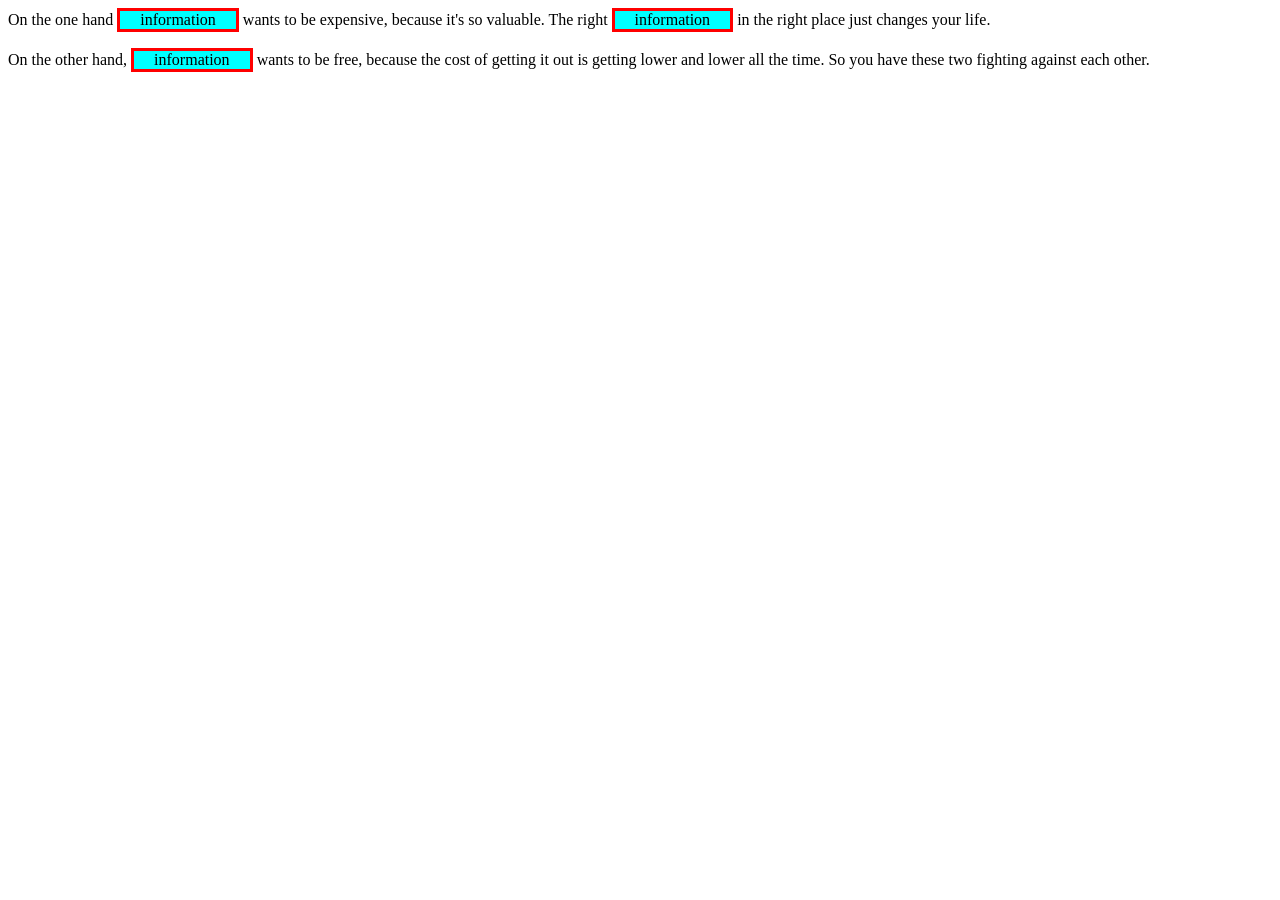
<file: display/index.html>
<html>
    <head>
        <link rel='stylesheet' href='main.css'>
    </head>
    <body>
    <p>On the one hand <span>information</span> wants to be expensive, because it's so valuable. The right <span>information</span> in the right place just changes your life.</p>
    <p>On the other hand, <span>information</span> wants to be free, because the cost of getting it out is getting lower and lower all the time. So you have these two fighting against each other.</p>
    </body>
</html>
</file>
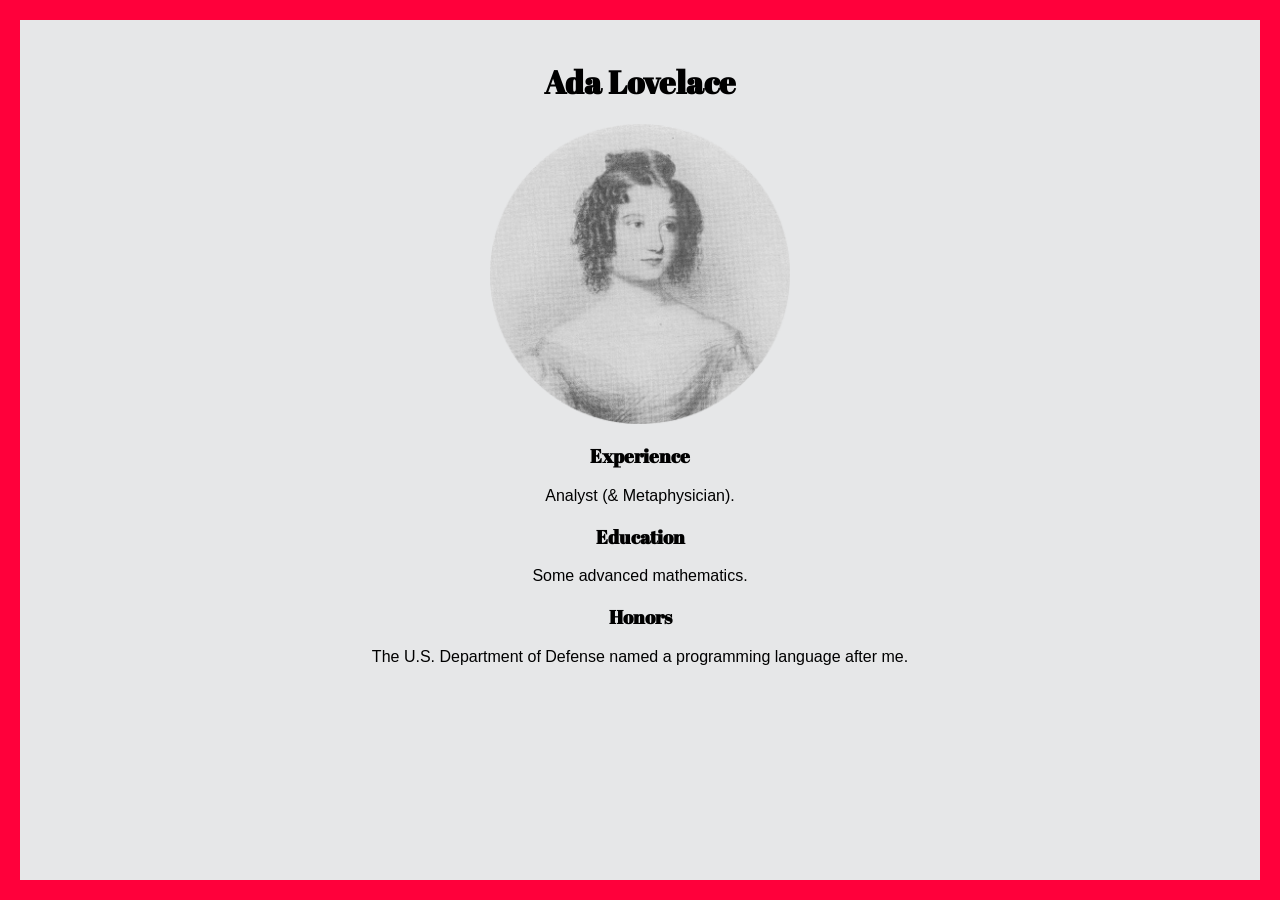
<file: ada-resume.html>
<html>
    <head>
        <meta charset='UTF-8'>
        <link rel='stylesheet' type='text/css' href='ada.css'/>
        <link rel='stylesheet' type='text/css' href='ada-resume.css'/>
        <link href='http://fonts.googleapis.com/css?family=Abril+Fatface' rel='stylesheet' type='text/css'>
        <link rel='shortcut icon' href='ada-favicon.png' />
        <title>Ada Lovelace</title>
    </head>
    <body>
        <h1>
            <a href="ada.html">Ada Lovelace</a>
        </h1>
        <img src='ada-lovelace.png' />
        <h3>Experience</h3>
        <p>Analyst (& Metaphysician).</p>
        <h3>Education</h3>
        <p>Some advanced mathematics.</p>
        <h3>Honors</h3>
        <p>The U.S. Department of Defense named a <a href='http://en.wikipedia.org/wiki/Ada_%28programming_language%29' target='_blank'>programming language</a> after me.</p>
    </body>
</html>
</file>
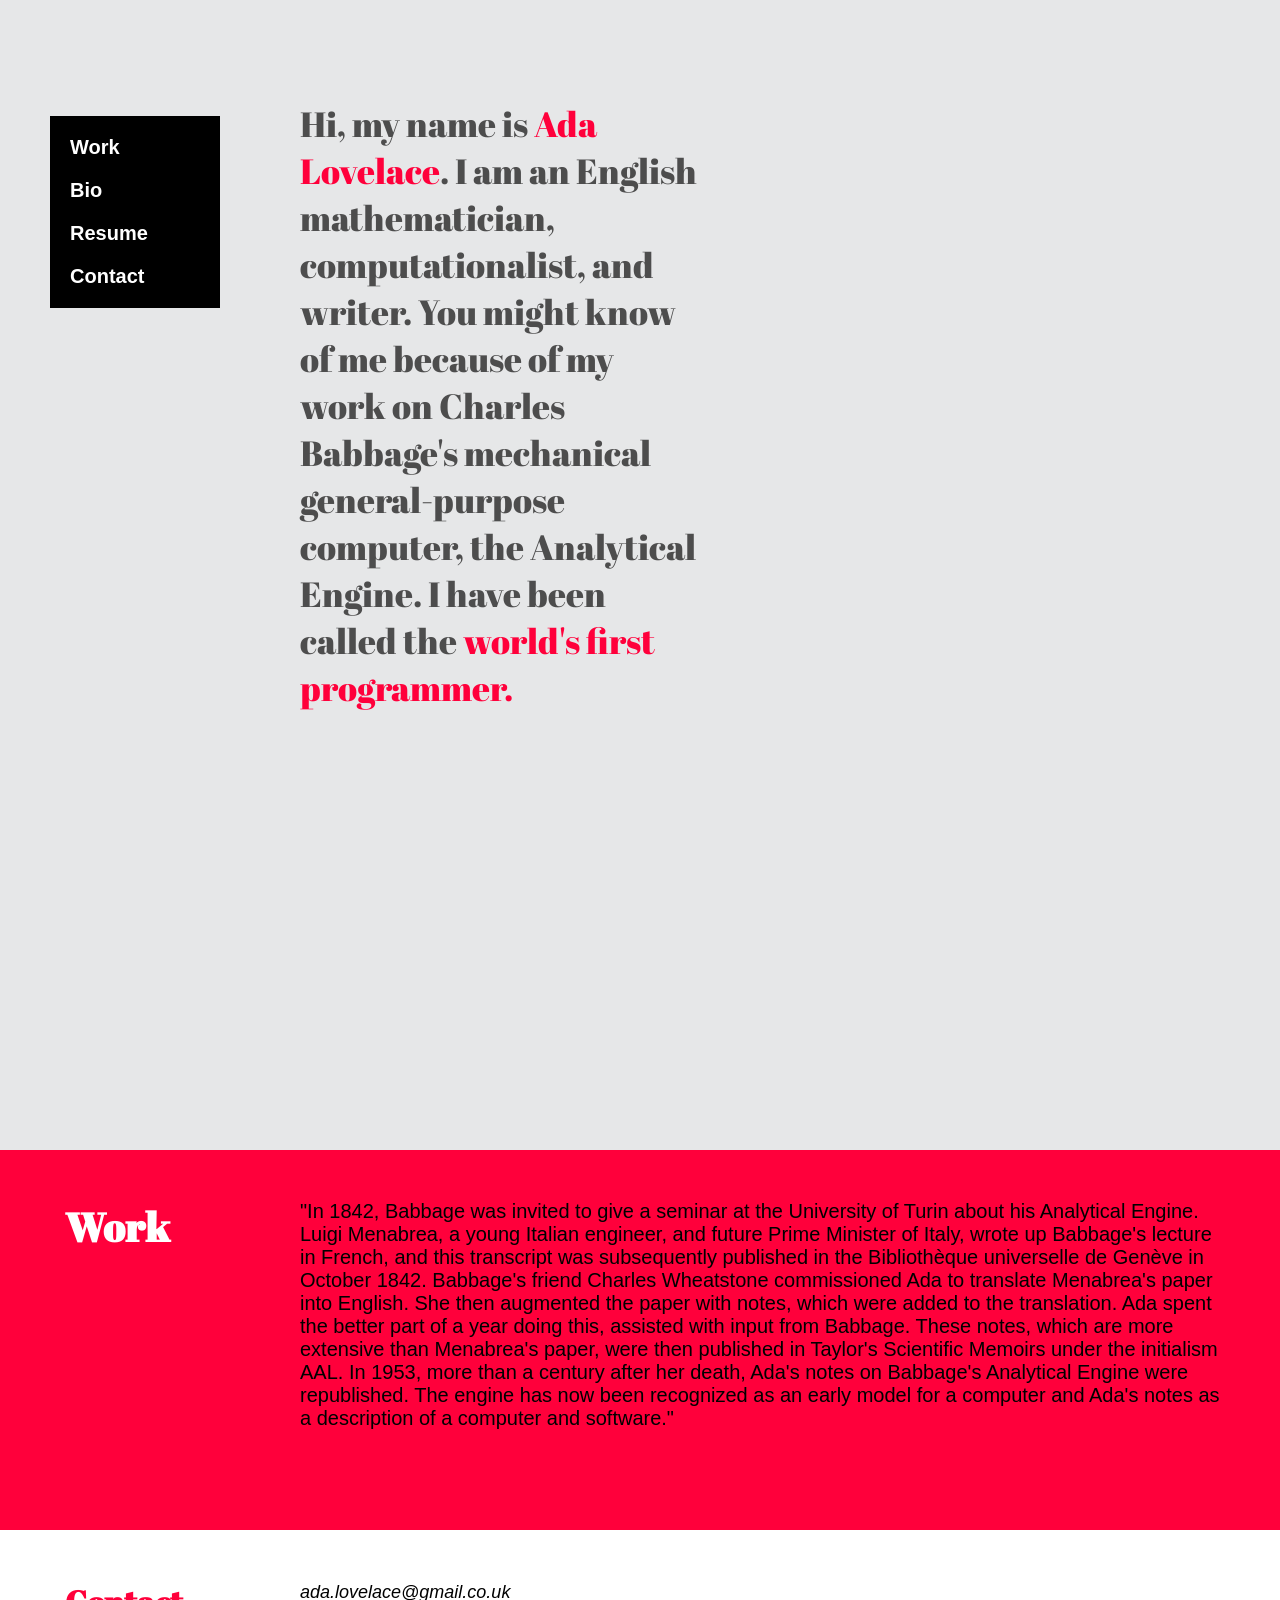
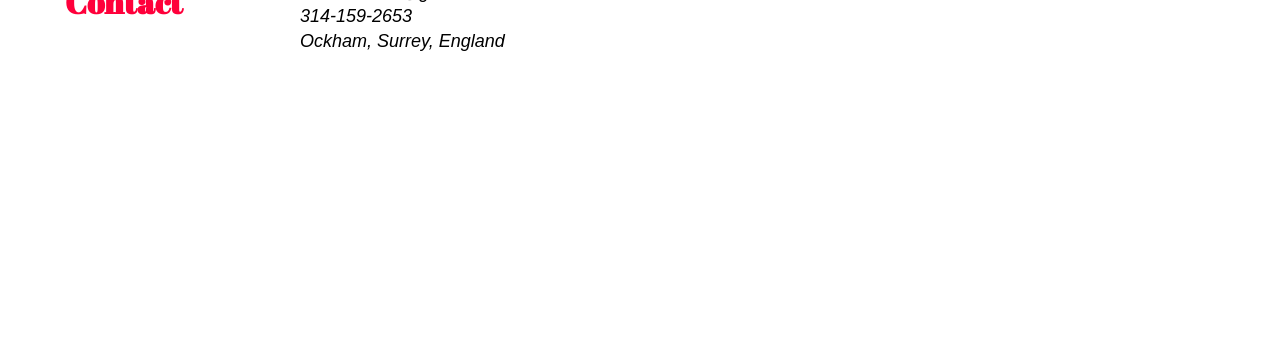
<file: ada.html>
<!--
    Coalition for Queens
    Access Code 2015 bootcamp
-->

<!DOCTYPE html>
<html>
    <head>
        <meta charset='UTF-8'>
        <link rel='stylesheet' type='text/css' href='ada.css'/>
        <link href='http://fonts.googleapis.com/css?family=Abril+Fatface' rel='stylesheet' type='text/css'>
        <link rel='shortcut icon' href='ada-favicon.png' />
        <title>Ada Lovelace</title>
    </head>
    <body>
        <!-- Menu floats above content. -->
        <ul id="menu">
            <li>
                <a href="#work">Work</a>
            </li>
            <li>
                <a href="http://en.wikipedia.org/wiki/Ada_Lovelace" target="_blank">Bio</a>
            <li>
            <li>
                <a href="ada-resume.html">Resume</a>
            </li>
            <li>
                <a href="#contact">Contact</a>
            </li>
        </ul>

        <!-- Wrappers block content at the structural level. -->
        <div id="intro" class="wrapper">
            <p class="content">
            Hi, my name is <span class="highlight">Ada Lovelace</span>. I am an English mathematician, computationalist, and writer. You might know of me because of my work on Charles Babbage's mechanical general-purpose computer, the Analytical Engine. I have been called the <span class="highlight">world's first programmer.</span>
            </p>
        </div>
        <div id="work" class="wrapper">
            <h1>Work</h1>
            <p class="content">"In 1842, Babbage was invited to give a seminar at the University of Turin about his Analytical Engine. Luigi Menabrea, a young Italian engineer, and future Prime Minister of Italy, wrote up Babbage's lecture in French, and this transcript was subsequently published in the Bibliothèque universelle de Genève in October 1842. Babbage's friend Charles Wheatstone commissioned Ada to translate Menabrea's paper into English. She then augmented the paper with notes, which were added to the translation. Ada spent the better part of a year doing this, assisted with input from Babbage. These notes, which are more extensive than Menabrea's paper, were then published in Taylor's Scientific Memoirs under the initialism AAL. In 1953, more than a century after her death, Ada's notes on Babbage's Analytical Engine were republished. The engine has now been recognized as an early model for a computer and Ada's notes as a description of a computer and software."
            </p>
            <div class="clear"></div>
        </div>
        <div id="contact" class="wrapper">
            <h1>Contact</h1>
            <div class="content">
                <p>
                    <a href="mailto:ada.lovelace@gmail.com">ada.lovelace@gmail.co.uk</a>
                </p>
                <p>314-159-2653</p>
                <p>Ockham, Surrey, England</p>
            </div>
        </div>
    </body>
</html>
</file>
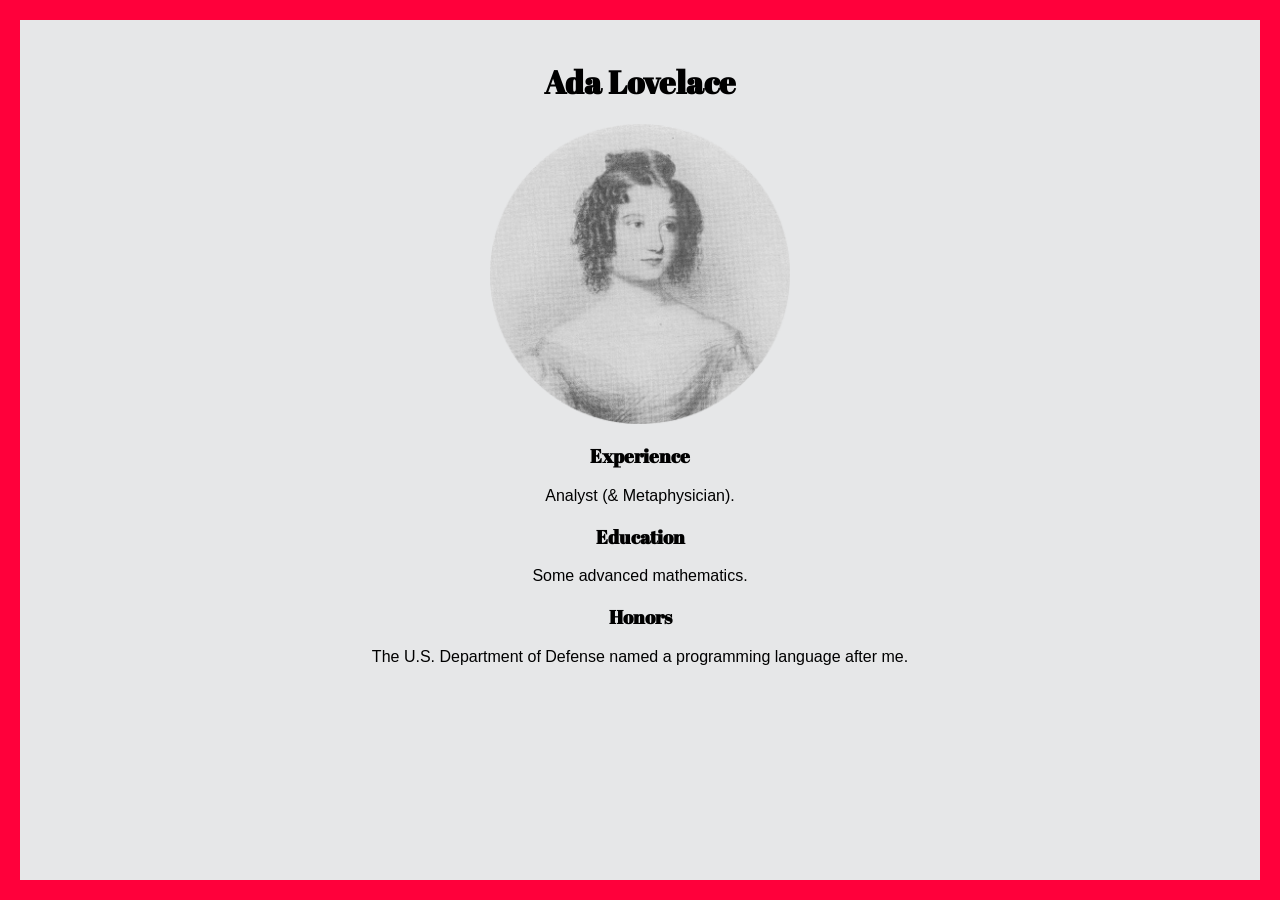
<file: ada/ada-resume.html>
<html>
    <head>
        <meta charset='UTF-8'>
        <link rel='stylesheet' type='text/css' href='ada.css'/>
        <link rel='stylesheet' type='text/css' href='ada-resume.css'/>
        <link href='https://fonts.googleapis.com/css?family=Abril+Fatface' rel='stylesheet' type='text/css'>
        <link rel='shortcut icon' href='ada-favicon.png' />
        <title>Ada Lovelace</title>
    </head>
    <body>
        <h1>
            <a href="ada.html">Ada Lovelace</a>
        </h1>
        <img src='ada-lovelace.png' />
        <h3>Experience</h3>
        <p>Analyst (& Metaphysician).</p>
        <h3>Education</h3>
        <p>Some advanced mathematics.</p>
        <h3>Honors</h3>
        <p>The U.S. Department of Defense named a <a href='http://en.wikipedia.org/wiki/Ada_%28programming_language%29' target='_blank'>programming language</a> after me.</p>
    </body>
</html>
</file>
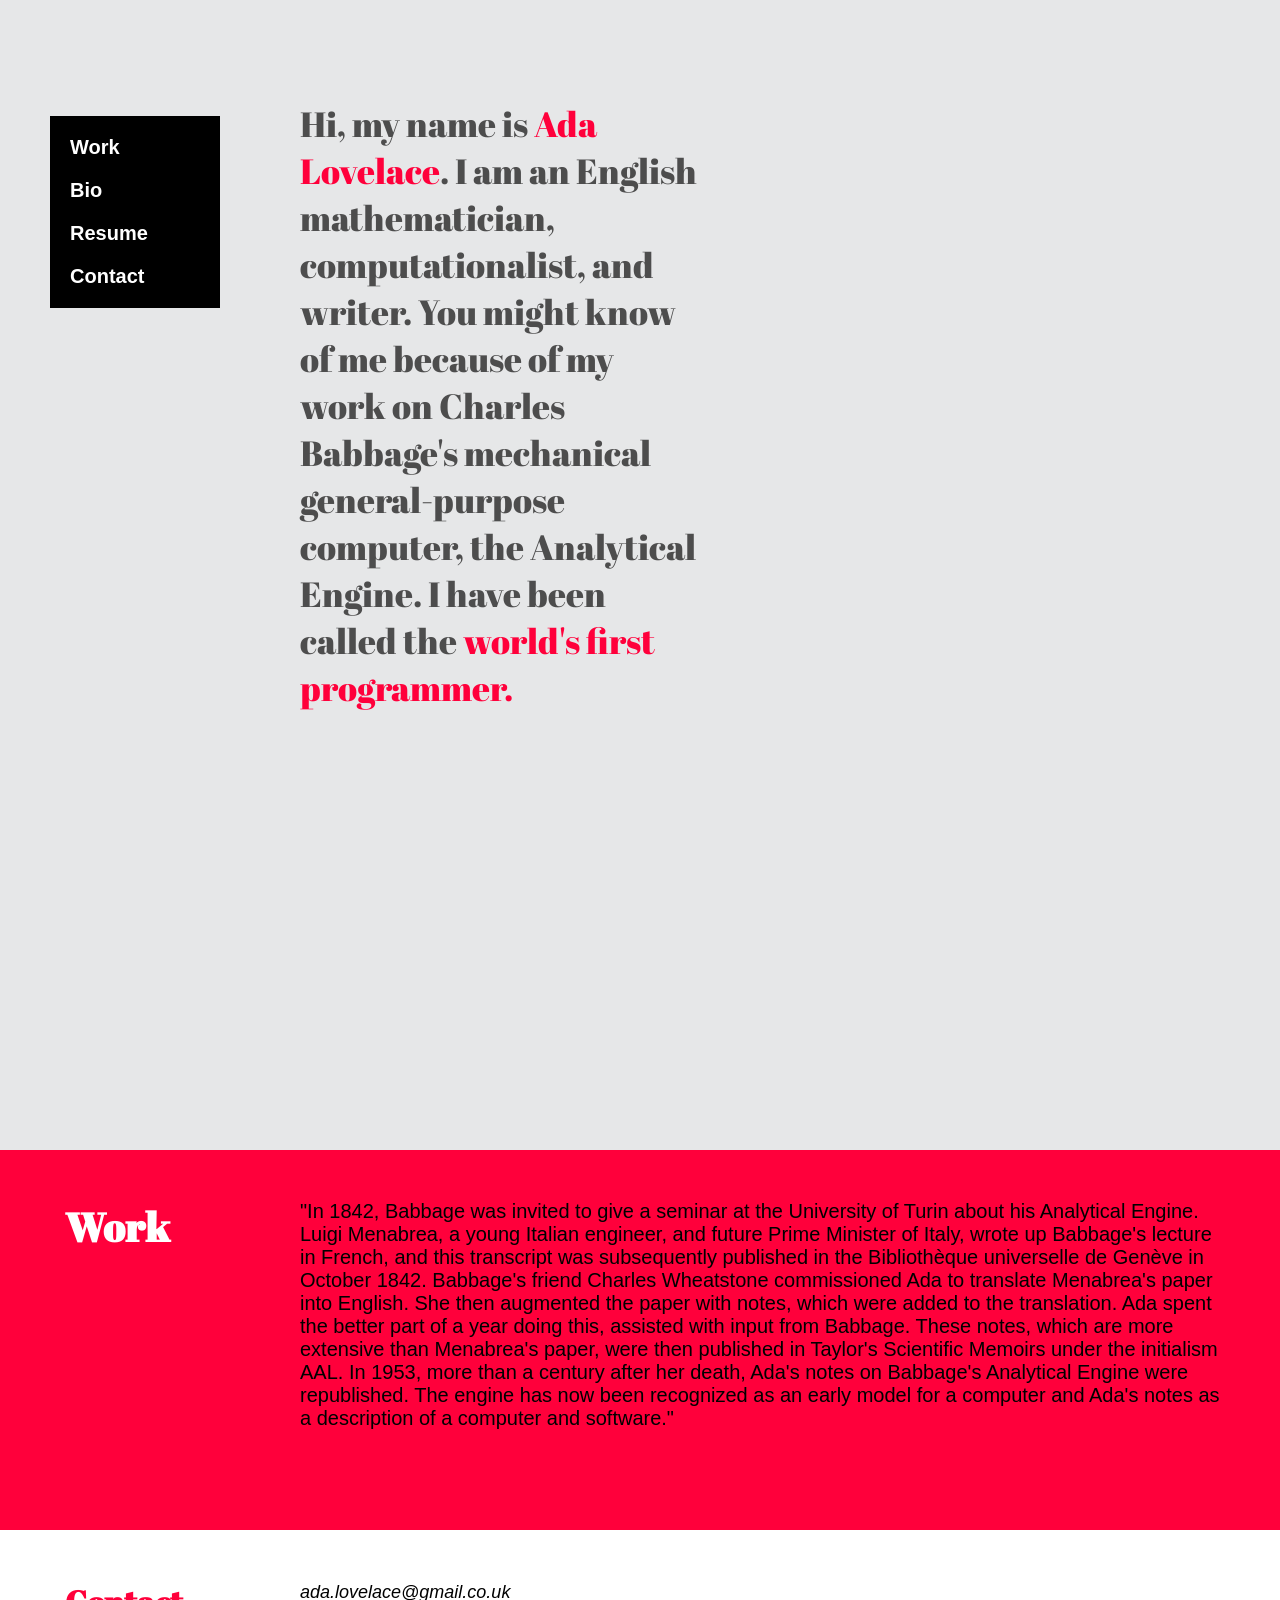
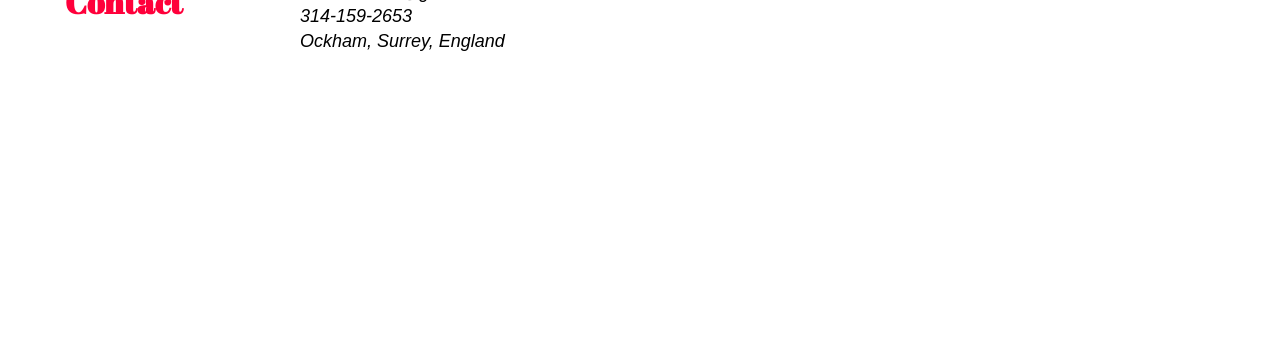
<file: ada/ada.html>
<!--
    Coalition for Queens
    Access Code 2015 bootcamp
-->

<!DOCTYPE html>
<html>
    <head>
        <meta charset='UTF-8'>
        <link rel='stylesheet' type='text/css' href='ada.css'/>
        <link href='https://fonts.googleapis.com/css?family=Abril+Fatface' rel='stylesheet' type='text/css'>
        <link rel='shortcut icon' href='ada-favicon.png' />
        <title>Ada Lovelace</title>
    </head>
    <body>
        <!-- Menu floats above content. -->
        <ul id="menu">
            <li>
                <a href="#work">Work</a>
            </li>
            <li>
                <a href="http://en.wikipedia.org/wiki/Ada_Lovelace" target="_blank">Bio</a>
            <li>
            <li>
                <a href="ada-resume.html">Resume</a>
            </li>
            <li>
                <a href="#contact">Contact</a>
            </li>
        </ul>

        <!-- Wrappers block content at the structural level. -->
        <div id="intro" class="wrapper">
            <p class="content">
            Hi, my name is <span class="highlight">Ada Lovelace</span>. I am an English mathematician, computationalist, and writer. You might know of me because of my work on Charles Babbage's mechanical general-purpose computer, the Analytical Engine. I have been called the <span class="highlight">world's first programmer.</span>
            </p>
        </div>
        <div id="work" class="wrapper">
            <h1>Work</h1>
            <p class="content">"In 1842, Babbage was invited to give a seminar at the University of Turin about his Analytical Engine. Luigi Menabrea, a young Italian engineer, and future Prime Minister of Italy, wrote up Babbage's lecture in French, and this transcript was subsequently published in the Bibliothèque universelle de Genève in October 1842. Babbage's friend Charles Wheatstone commissioned Ada to translate Menabrea's paper into English. She then augmented the paper with notes, which were added to the translation. Ada spent the better part of a year doing this, assisted with input from Babbage. These notes, which are more extensive than Menabrea's paper, were then published in Taylor's Scientific Memoirs under the initialism AAL. In 1953, more than a century after her death, Ada's notes on Babbage's Analytical Engine were republished. The engine has now been recognized as an early model for a computer and Ada's notes as a description of a computer and software."
            </p>
            <div class="clear"></div>
        </div>
        <div id="contact" class="wrapper">
            <h1>Contact</h1>
            <div class="content">
                <p>
                    <a href="mailto:ada.lovelace@gmail.com">ada.lovelace@gmail.co.uk</a>
                </p>
                <p>314-159-2653</p>
                <p>Ockham, Surrey, England</p>
            </div>
        </div>
    </body>
</html>
</file>
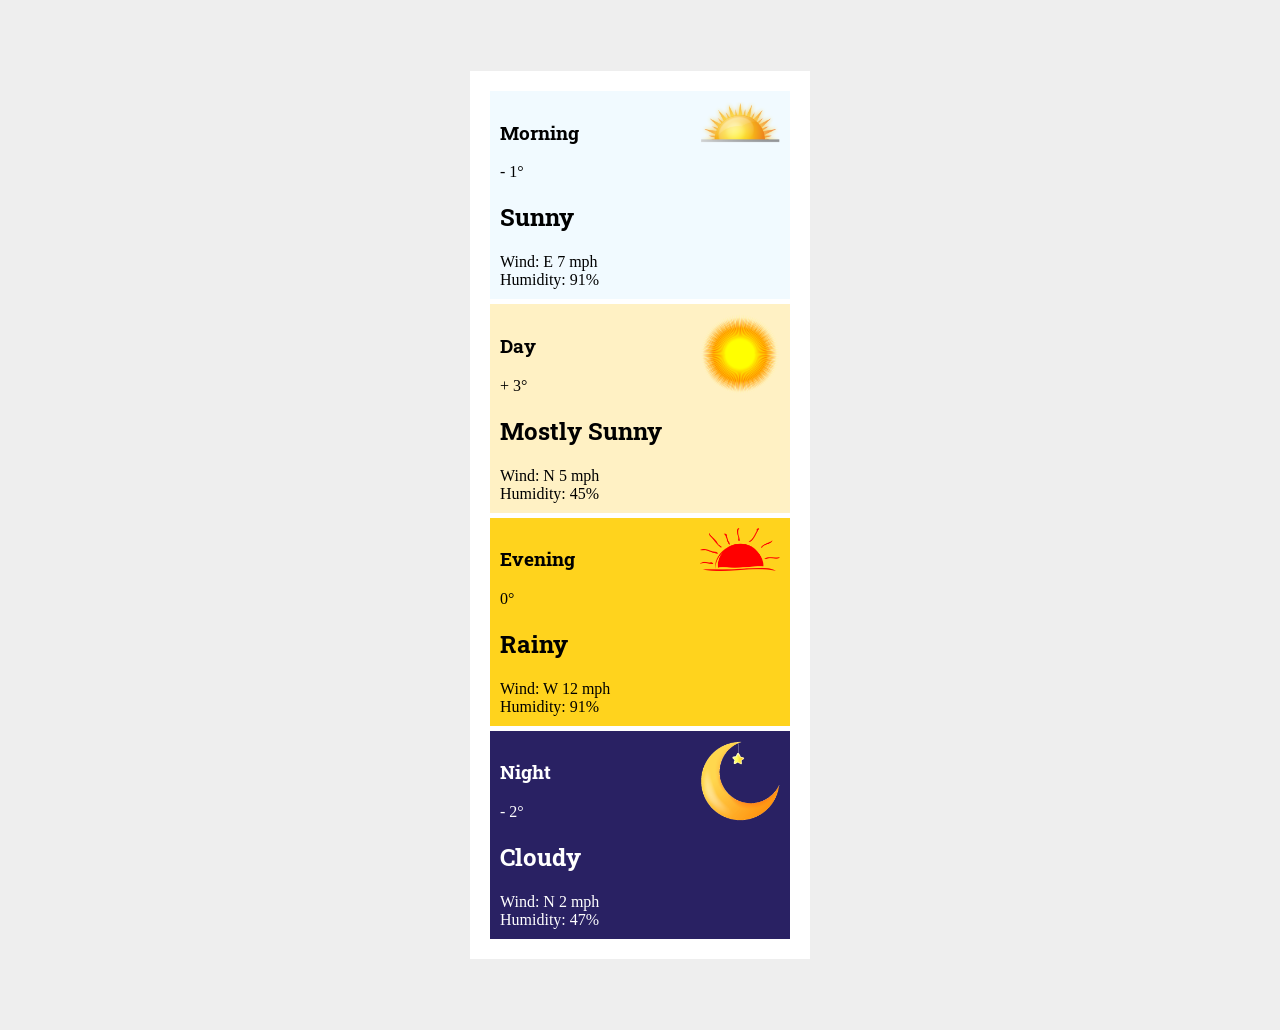
<file: assignment/example/example.html>
<!DOCTYPE html>
<html>
    <head>
        <link href='http://fonts.googleapis.com/css?family=Roboto+Slab:700,400' rel='stylesheet' type='text/css'>
        <link type='text/css' rel='stylesheet' href='example.css'>
    </head>
    <body>
        <div class='content'>
            <!-- student 1 -->
            <section id='morning'>
                <div class='left'>
                    <h3>Morning</h3>
                    <div>- 1&#176</div>
                    <div>          
                        <h2>Sunny</h2>
                        <div>Wind: E 7 mph</div>
                        <div>Humidity: 91%</div>
                    </div>
                </div>
                <div class='right'>
                    <img class='icon' src='sunrise-icon.png'>
                </div>
            </section>
            
            <!-- student 1 -->
            <section id='day' class='clear'>
                <div class='left'>
                    <h3>Day</h3>
                    <div>+ 3&#176</div>
                    <div>          
                        <h2>Mostly Sunny</h2>
                        <div>Wind: N 5 mph</div>
                        <div>Humidity: 45%</div>
                    </div>
                </div>
                <div class='right'>
                    <img class='icon' src='sun-icon.png'>
                </div>
            </section>
            
            <!-- student 1 -->
            <section id='evening'>
                <div class='left'>
                    <h3>Evening</h3>
                    <div>0&#176</div>
                    <div>          
                        <h2>Rainy</h2>
                        <div>Wind: W 12 mph</div>
                        <div>Humidity: 91%</div>
                    </div>
                </div>
                <div class='right'>
                    <img class='icon' src='sunset-icon.png'>
                </div>
            </section>
            
            <!-- student 1 -->
            <section id='night'>
                <div class='left'>
                    <h3>Night</h3>
                    <div>- 2&#176</div>
                    <div>          
                        <h2>Cloudy</h2>
                        <div>Wind: N 2 mph</div>
                        <div>Humidity: 47%</div>
                    </div>
                </div>
                <div class='right'>
                    <img class='icon' src='moon-icon.gif'>
                </div>
            </section>
        </div>
    </body>
</html>
</file>
<file: display/main.css>
span {
    display: inline-block;
    background: cyan;
    border: 3px solid red;
    color: black;
    padding: 0 20px;
}
</file>
<file: ada.css>
/*
 * Coalition for Queens
 * Access Code 2015 bootcamp
 */

/*
 * RED: #ff003b
 * GRAY: #e6e7e8
 * CHARCOAL: #4d4d4d 
 */

/* General selectors
 */
body {
    margin: 0;
}
ul {
    list-style-type: none;
    padding: 0;
}
a {
    color: black;
    text-decoration: none;
}
a:active,
a:hover {
    color: #4d4d4d;
    text-decoration: underline;
}
p {
    margin: 0;
}
/* Class selectors
 */
.clear {
    clear: both;
}
.highlight {
    color: #ff003b;
}
.content {
    margin: 0 50px 50px 300px;
    max-width: 100%;
}
.wrapper {
    padding: 50px 0;
}
.wrapper h1 {
    color: white;
    font-family: 'Abril Fatface', sans-serif;
    padding-left: 15px;
    position: absolute;
    left: 50px;
    margin: 0;
    width: 150px;
    z-index: 1000; /* This must be greater than the menu's z-index. */
}

/* Main blocks
 */
#menu {
    background: black;
    left: 50px;
    padding-left: 20px;
    position: fixed;
    top: 100px; /* This should be the same as the intro text. */
    width: 150px;
    z-index: 999;
}
#menu li {
    margin: 20px 0;
}
#menu a {
    color: white;
    font-family: 'Arial', sans-serif;
    font-size: 20px;
    font-weight: bold;
}
#menu a:hover {
    color: #ff003b;
}
#intro.wrapper {
    background: #e6e7e8;
    background-size: 100% auto;
    background-repeat: no-repeat;
    color: #4d4d4d;
    height: 1000px;
    padding-top: 100px; /* This should be the same as the menu. */
}
#intro.wrapper .content {
    font-family: 'Abril Fatface', sans-serif;
    font-size: 35px;
    margin-top: 0;
    max-width: 100%;
    width: 400px;
}
#work.wrapper {
    background: #ff003b;
    box-sizing: border-box;
    font-family: 'Arial', sans-serif;
    font-size: 20px;
}
#contact.wrapper h1 {
    color: #ff003b;
}
#contact.wrapper {
    margin-bottom: 200px;
}
#contact.wrapper .content {
    font-family: 'Arial', sans-serif;
    font-size: 18px;
    line-height: 1.35em;
    font-style: italic;
}
</file>
<file: ada-resume.css>
/*
 * Coalition for Queens
 * Access Code 2015 bootcamp
 */

/*
 * RED: #ff003b
 * GRAY: #e6e7e8
 * CHARCOAL: #4d4d4d 
 */
html {
    border: 20px solid #ff003b;
}
body {
    background: #e6e7e8;
    margin: 40px;
    text-align: center;
    margin-bottom: 100px;
}
h1,
h3 {
    font-family: 'Abril Fatface', san-serif;
}
p {
    font-family: 'Arial', san-serif;
}
img {
    width: 300px;
}
</file>
<file: ada/ada.css>
/*
 * Coalition for Queens
 * Access Code 2015 bootcamp
 */

/*
 * RED: #ff003b
 * GRAY: #e6e7e8
 * CHARCOAL: #4d4d4d 
 */

/* General selectors
 */
body {
    margin: 0;
}
ul {
    list-style-type: none;
    padding: 0;
}
a {
    color: black;
    text-decoration: none;
}
a:active,
a:hover {
    color: #4d4d4d;
    text-decoration: underline;
}
p {
    margin: 0;
}
/* Class selectors
 */
.clear {
    clear: both;
}
.highlight {
    color: #ff003b;
}
.content {
    margin: 0 50px 50px 300px;
    max-width: 100%;
}
.wrapper {
    padding: 50px 0;
}
.wrapper h1 {
    color: white;
    font-family: 'Abril Fatface', sans-serif;
    padding-left: 15px;
    position: absolute;
    left: 50px;
    margin: 0;
    width: 150px;
    z-index: 1000; /* This must be greater than the menu's z-index. */
}

/* Main blocks
 */
#menu {
    background: black;
    left: 50px;
    padding-left: 20px;
    position: fixed;
    top: 100px; /* This should be the same as the intro text. */
    width: 150px;
    z-index: 999;
}
#menu li {
    margin: 20px 0;
}
#menu a {
    color: white;
    font-family: 'Arial', sans-serif;
    font-size: 20px;
    font-weight: bold;
}
#menu a:hover {
    color: #ff003b;
}
#intro.wrapper {
    background: #e6e7e8;
    background-size: 100% auto;
    background-repeat: no-repeat;
    color: #4d4d4d;
    height: 1000px;
    padding-top: 100px; /* This should be the same as the menu. */
}
#intro.wrapper .content {
    font-family: 'Abril Fatface', sans-serif;
    font-size: 35px;
    margin-top: 0;
    max-width: 100%;
    width: 400px;
}
#work.wrapper {
    background: #ff003b;
    box-sizing: border-box;
    font-family: 'Arial', sans-serif;
    font-size: 20px;
}
#contact.wrapper h1 {
    color: #ff003b;
}
#contact.wrapper {
    margin-bottom: 200px;
}
#contact.wrapper .content {
    font-family: 'Arial', sans-serif;
    font-size: 18px;
    line-height: 1.35em;
    font-style: italic;
}
</file>
<file: ada/ada-resume.css>
/*
 * Coalition for Queens
 * Access Code 2015 bootcamp
 */

/*
 * RED: #ff003b
 * GRAY: #e6e7e8
 * CHARCOAL: #4d4d4d 
 */
html {
    border: 20px solid #ff003b;
}
body {
    background: #e6e7e8;
    margin: 40px;
    text-align: center;
    margin-bottom: 100px;
}
h1,
h3 {
    font-family: 'Abril Fatface', san-serif;
}
p {
    font-family: 'Arial', san-serif;
}
img {
    width: 300px;
}
</file>
<file: assignment/example/example.css>
body {
    background: #eee;
}
h2,
h3 {
    font-family: 'Roboto Slab', sans-serif; 
}
.content {
    background: white;
    border: 1px solid #eee;
    margin: 70px auto;
    padding: 15px 20px;
    width: 300px;
}
section {
    overflow: hidden;
    padding: 10px;
    margin: 5px 0;
}
.icon {
    float: right;
    width: 80px;
}
.left {
    float: left;
}
.right {
    float: right;
}
.clear {
    clear: both;
}
#morning {
    background: #f1faff;
}
#day {
    background: #fff1c4;
}
#evening {
    background: #ffd31d;
}
#night {
    color: white;
    background: #292163;
}
</file>
